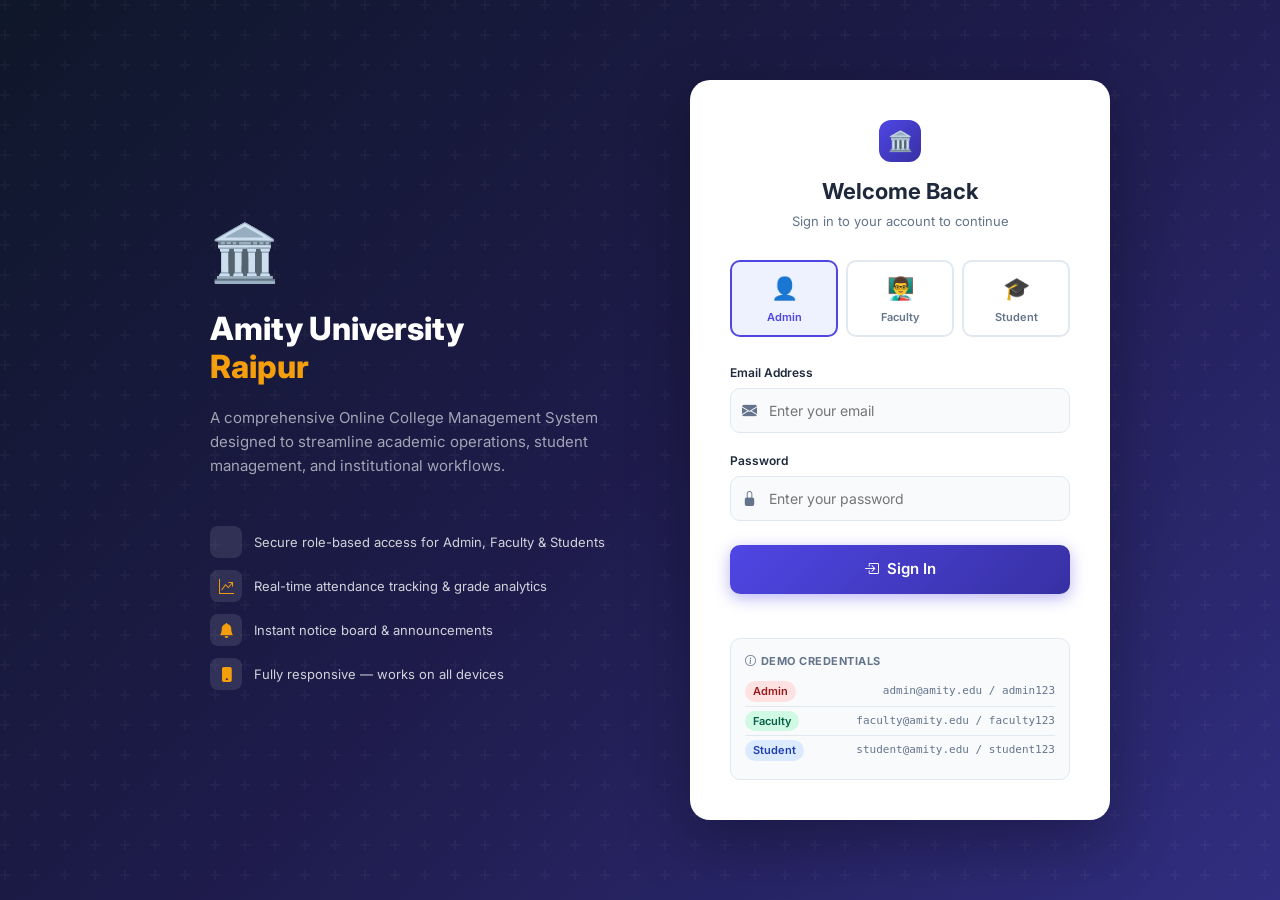
<file: index.html>
<!DOCTYPE html>
<html lang="en">
<head>
  <meta charset="UTF-8"><meta name="viewport" content="width=device-width, initial-scale=1.0">
  <title>Login – Amity University Raipur</title>
  <link rel="stylesheet" href="https://cdn.jsdelivr.net/npm/bootstrap@5.3.2/dist/css/bootstrap.min.css">
  <link rel="stylesheet" href="https://cdn.jsdelivr.net/npm/bootstrap-icons@1.11.3/font/bootstrap-icons.min.css">
  <link rel="stylesheet" href="style.css">
</head>
<body>
<div class="login-page d-flex align-items-center justify-content-center p-3 p-md-0">

  <!-- Left Panel -->
  <div class="login-left d-none d-lg-flex">
    <div class="univ-logo">🏛️</div>
    <h1>Amity University<br><span>Raipur</span></h1>
    <p>A comprehensive Online College Management System designed to streamline academic operations, student management, and institutional workflows.</p>
    <div class="login-features">
      <div class="login-feature"><i class="bi bi-shield-check-fill"></i><span>Secure role-based access for Admin, Faculty & Students</span></div>
      <div class="login-feature"><i class="bi bi-graph-up-arrow"></i><span>Real-time attendance tracking & grade analytics</span></div>
      <div class="login-feature"><i class="bi bi-bell-fill"></i><span>Instant notice board & announcements</span></div>
      <div class="login-feature"><i class="bi bi-phone-fill"></i><span>Fully responsive — works on all devices</span></div>
    </div>
  </div>

  <!-- Login Card -->
  <div class="login-card">
    <div class="card-header-custom">
      <div class="d-flex align-items-center justify-content-center gap-2 mb-3">
        <div style="width:42px;height:42px;background:linear-gradient(135deg,#4f46e5,#3730a3);border-radius:12px;display:flex;align-items:center;justify-content:center;font-size:20px;">🏛️</div>
      </div>
      <h2>Welcome Back</h2>
      <p>Sign in to your account to continue</p>
    </div>

    <!-- Role Selector -->
    <div class="role-selector">
      <button class="role-btn active" id="roleAdmin" onclick="setRole('admin',this)">
        <span class="role-icon">👤</span>
        <span class="role-label">Admin</span>
      </button>
      <button class="role-btn" id="roleFaculty" onclick="setRole('faculty',this)">
        <span class="role-icon">👨‍🏫</span>
        <span class="role-label">Faculty</span>
      </button>
      <button class="role-btn" id="roleStudent" onclick="setRole('student',this)">
        <span class="role-icon">🎓</span>
        <span class="role-label">Student</span>
      </button>
    </div>

    <!-- Form -->
    <div class="mb-3">
      <label class="form-label">Email Address</label>
      <div class="input-group-custom">
        <i class="bi bi-envelope-fill input-icon"></i>
        <input type="email" id="email" class="form-control-custom" placeholder="Enter your email">
      </div>
    </div>
    <div class="mb-4">
      <label class="form-label">Password</label>
      <div class="input-group-custom">
        <i class="bi bi-lock-fill input-icon"></i>
        <input type="password" id="password" class="form-control-custom" placeholder="Enter your password">
      </div>
    </div>

    <button class="btn-login" onclick="doLogin()">
      <i class="bi bi-box-arrow-in-right me-2"></i>Sign In
    </button>

    <div id="err" class="text-danger text-center mt-2" style="font-size:13px;min-height:20px"></div>

    <!-- Demo Credentials -->
    <div class="demo-creds mt-3">
      <div class="demo-title"><i class="bi bi-info-circle me-1"></i>Demo Credentials</div>
      <div class="demo-cred-item">
        <span class="role-tag" style="background:#fee2e2;color:#991b1b">Admin</span>
        <span class="cred-text">admin@amity.edu / admin123</span>
      </div>
      <div class="demo-cred-item">
        <span class="role-tag" style="background:#d1fae5;color:#065f46">Faculty</span>
        <span class="cred-text">faculty@amity.edu / faculty123</span>
      </div>
      <div class="demo-cred-item">
        <span class="role-tag" style="background:#dbeafe;color:#1e40af">Student</span>
        <span class="cred-text">student@amity.edu / student123</span>
      </div>
    </div>
  </div>
</div>

<script src="app.js"></script>
<script>
  let selectedRole = 'admin';
  localStorage.removeItem('cms_user');
  document.getElementById('email').value = '';
  document.getElementById('password').value = '';

  function setRole(role, el) {
    selectedRole = role;
    document.querySelectorAll('.role-btn').forEach(b => b.classList.remove('active'));
    el.classList.add('active');
    const creds = {
      admin: ['admin@amity.edu','admin123'],
      faculty: ['faculty@amity.edu','faculty123'],
      student: ['student@amity.edu','student123']
    };
    document.getElementById('email').value = creds[role][0];
    document.getElementById('password').value = creds[role][1];
    document.getElementById('err').textContent = '';
  }

  function doLogin() {
    const email = document.getElementById('email').value.trim();
    const pass = document.getElementById('password').value.trim();
    const btn = document.querySelector('.btn-login');
    if (!email || !pass) { document.getElementById('err').textContent = '⚠ Please fill all fields'; return; }
    btn.innerHTML = '<span class="spinner-border spinner-border-sm me-2"></span>Signing in...';
    btn.disabled = true;
    setTimeout(() => {
      const user = Auth.login(email, pass, selectedRole);
      if (user) { Auth.set(user); window.location.href = 'dashboard.html'; }
      else {
        document.getElementById('err').textContent = '✕ Invalid credentials. Please try again.';
        btn.innerHTML = '<i class="bi bi-box-arrow-in-right me-2"></i>Sign In';
        btn.disabled = false;
      }
    }, 600);
  }

  document.addEventListener('keydown', e => { if (e.key === 'Enter') doLogin(); });
</script>
</body>
</html>
</file>
<file: style.css>
/* ── GOOGLE FONTS & ROOT ── */
@import url('https://fonts.googleapis.com/css2?family=Inter:wght@300;400;500;600;700;800&display=swap');

:root {
  --primary: #4f46e5;
  --primary-dark: #3730a3;
  --primary-light: #818cf8;
  --primary-bg: #eef2ff;
  --accent: #f59e0b;
  --success: #10b981;
  --danger: #ef4444;
  --warning: #f59e0b;
  --info: #3b82f6;
  --sidebar-bg: #0f172a;
  --sidebar-width: 260px;
  --topbar-h: 64px;
  --bg: #f1f5f9;
  --card-bg: #ffffff;
  --text: #1e293b;
  --text-muted: #64748b;
  --border: #e2e8f0;
  --radius: 12px;
  --shadow: 0 1px 3px rgba(0,0,0,.08), 0 4px 16px rgba(0,0,0,.06);
  --shadow-lg: 0 8px 32px rgba(0,0,0,.12);
}

* { margin: 0; padding: 0; box-sizing: border-box; }
body { font-family: 'Inter', sans-serif; background: var(--bg); color: var(--text); font-size: 14px; }

/* ── SCROLLBAR ── */
::-webkit-scrollbar { width: 5px; height: 5px; }
::-webkit-scrollbar-track { background: transparent; }
::-webkit-scrollbar-thumb { background: #cbd5e1; border-radius: 10px; }

/* ══════════════════════════════════════
   LOGIN PAGE
══════════════════════════════════════ */
.login-page {
  min-height: 100vh;
  background: linear-gradient(135deg, #0f172a 0%, #1e1b4b 50%, #312e81 100%);
  display: flex; align-items: center; justify-content: center;
  position: relative; overflow: hidden;
}
.login-page::before {
  content: ''; position: absolute; inset: 0;
  background: url("data:image/svg+xml,%3Csvg width='60' height='60' viewBox='0 0 60 60' xmlns='http://www.w3.org/2000/svg'%3E%3Cg fill='none' fill-rule='evenodd'%3E%3Cg fill='%23ffffff' fill-opacity='0.03'%3E%3Cpath d='M36 34v-4h-2v4h-4v2h4v4h2v-4h4v-2h-4zm0-30V0h-2v4h-4v2h4v4h2V6h4V4h-4zM6 34v-4H4v4H0v2h4v4h2v-4h4v-2H6zM6 4V0H4v4H0v2h4v4h2V6h4V4H6z'/%3E%3C/g%3E%3C/g%3E%3C/svg%3E");
}
.login-left {
  flex: 1; max-width: 520px; padding: 60px 40px;
  display: flex; flex-direction: column; justify-content: center;
}
.login-left .univ-logo { font-size: 56px; margin-bottom: 16px; }
.login-left h1 { font-size: 32px; font-weight: 800; color: #fff; line-height: 1.2; }
.login-left h1 span { color: var(--accent); }
.login-left p { color: rgba(255,255,255,.6); margin-top: 12px; font-size: 15px; line-height: 1.6; }
.login-features { margin-top: 32px; display: flex; flex-direction: column; gap: 12px; }
.login-feature { display: flex; align-items: center; gap: 12px; color: rgba(255,255,255,.8); font-size: 13px; }
.login-feature i { width: 32px; height: 32px; background: rgba(255,255,255,.1); border-radius: 8px;
  display: flex; align-items: center; justify-content: center; font-size: 15px; color: var(--accent); flex-shrink: 0; }

.login-card {
  background: #fff; border-radius: 20px; padding: 40px;
  width: 420px; box-shadow: 0 24px 64px rgba(0,0,0,.3);
  position: relative; z-index: 1;
}
.login-card .card-header-custom { text-align: center; margin-bottom: 28px; }
.login-card .card-header-custom h2 { font-size: 22px; font-weight: 700; color: var(--text); }
.login-card .card-header-custom p { color: var(--text-muted); font-size: 13px; margin-top: 4px; }

.role-selector { display: grid; grid-template-columns: repeat(3, 1fr); gap: 8px; margin-bottom: 24px; }
.role-btn {
  padding: 10px 6px; border: 2px solid var(--border); border-radius: 10px;
  background: none; cursor: pointer; text-align: center; transition: all .2s;
  font-family: 'Inter', sans-serif;
}
.role-btn .role-icon { font-size: 22px; display: block; margin-bottom: 4px; }
.role-btn .role-label { font-size: 11px; font-weight: 600; color: var(--text-muted); display: block; }
.role-btn:hover { border-color: var(--primary-light); background: var(--primary-bg); }
.role-btn.active { border-color: var(--primary); background: var(--primary-bg); }
.role-btn.active .role-label { color: var(--primary); }

.form-label { font-size: 12px; font-weight: 600; color: var(--text); margin-bottom: 6px; }
.form-control-custom {
  width: 100%; padding: 11px 14px; border: 1.5px solid var(--border); border-radius: 10px;
  font-size: 14px; font-family: 'Inter', sans-serif; outline: none; transition: all .2s;
  background: #f8fafc; color: var(--text);
}
.form-control-custom:focus { border-color: var(--primary); background: #fff; box-shadow: 0 0 0 3px rgba(79,70,229,.1); }
.input-group-custom { position: relative; }
.input-group-custom .input-icon { position: absolute; left: 12px; top: 50%; transform: translateY(-50%); color: var(--text-muted); font-size: 15px; }
.input-group-custom .form-control-custom { padding-left: 38px; }

.btn-login {
  width: 100%; padding: 13px; background: linear-gradient(135deg, var(--primary), var(--primary-dark));
  color: #fff; border: none; border-radius: 10px; font-size: 15px; font-weight: 600;
  cursor: pointer; transition: all .2s; font-family: 'Inter', sans-serif;
  box-shadow: 0 4px 16px rgba(79,70,229,.4);
}
.btn-login:hover { transform: translateY(-1px); box-shadow: 0 6px 20px rgba(79,70,229,.5); }
.btn-login:active { transform: scale(.98); }

.demo-creds { background: #f8fafc; border: 1px solid var(--border); border-radius: 10px; padding: 14px; margin-top: 16px; }
.demo-creds .demo-title { font-size: 11px; font-weight: 700; color: var(--text-muted); text-transform: uppercase; letter-spacing: .5px; margin-bottom: 8px; }
.demo-cred-item { display: flex; justify-content: space-between; align-items: center; padding: 4px 0; border-bottom: 1px solid var(--border); }
.demo-cred-item:last-child { border-bottom: none; }
.demo-cred-item .role-tag { font-size: 11px; font-weight: 600; padding: 2px 8px; border-radius: 20px; }
.demo-cred-item .cred-text { font-size: 11px; color: var(--text-muted); font-family: monospace; }

/* ══════════════════════════════════════
   LAYOUT
══════════════════════════════════════ */
.app-layout { display: flex; min-height: 100vh; }

/* ── SIDEBAR ── */
.sidebar {
  width: var(--sidebar-width); background: var(--sidebar-bg);
  position: fixed; top: 0; left: 0; height: 100vh;
  display: flex; flex-direction: column; z-index: 1000;
  transition: transform .3s ease; overflow-y: auto; overflow-x: hidden;
}
.sidebar-brand { padding: 20px 16px 16px; border-bottom: 1px solid rgba(255,255,255,.06); }
.brand-icon { width: 36px; height: 36px; background: linear-gradient(135deg, var(--primary), var(--primary-dark));
  border-radius: 10px; display: flex; align-items: center; justify-content: center;
  font-size: 18px; color: #fff; flex-shrink: 0; }
.brand-name { font-size: 14px; font-weight: 700; color: #fff; line-height: 1.2; }
.brand-sub { font-size: 10px; color: rgba(255,255,255,.4); }

.sidebar-user { background: rgba(255,255,255,.05); border: 1px solid rgba(255,255,255,.08); }
.user-avatar { width: 38px; height: 38px; border-radius: 10px; display: flex; align-items: center;
  justify-content: center; font-weight: 700; font-size: 14px; color: #fff; flex-shrink: 0; }
.user-name { font-size: 13px; font-weight: 600; color: #fff; }
.user-role-badge { font-size: 10px; color: rgba(255,255,255,.5); }

.sidebar-section-label { font-size: 10px; font-weight: 700; color: rgba(255,255,255,.25);
  letter-spacing: 1.5px; text-transform: uppercase; padding-top: 8px; }

.sidebar-nav { display: flex; flex-direction: column; gap: 2px; }
.sidebar-link {
  display: flex; align-items: center; gap: 10px; padding: 10px 12px; border-radius: 10px;
  color: rgba(255,255,255,.55); text-decoration: none; font-size: 13px; font-weight: 500;
  transition: all .2s; border: 1px solid transparent;
}
.sidebar-link i { font-size: 16px; width: 20px; text-align: center; flex-shrink: 0; }
.sidebar-link:hover { background: rgba(255,255,255,.07); color: rgba(255,255,255,.9); }
.sidebar-link.active { background: linear-gradient(135deg, rgba(79,70,229,.3), rgba(79,70,229,.15));
  color: #fff; border-color: rgba(79,70,229,.4); }
.sidebar-link.active i { color: var(--primary-light); }

.btn-logout { background: rgba(239,68,68,.1); border: 1px solid rgba(239,68,68,.2);
  color: #fca5a5; padding: 10px; border-radius: 10px; font-size: 13px; font-weight: 600;
  cursor: pointer; transition: all .2s; font-family: 'Inter', sans-serif; }
.btn-logout:hover { background: rgba(239,68,68,.2); color: #fff; }

/* ── TOPBAR ── */
.topbar {
  height: var(--topbar-h); background: var(--card-bg); border-bottom: 1px solid var(--border);
  display: flex; align-items: center; justify-content: space-between;
  padding: 0 24px; position: sticky; top: 0; z-index: 100;
  box-shadow: 0 1px 0 var(--border);
}
.topbar-left { display: flex; align-items: center; gap: 12px; }
.topbar-title { font-size: 17px; font-weight: 700; color: var(--text); }
.topbar-subtitle { font-size: 12px; color: var(--text-muted); }
.topbar-right { display: flex; align-items: center; gap: 10px; }
.topbar-badge { background: var(--primary-bg); color: var(--primary); padding: 6px 14px;
  border-radius: 20px; font-size: 12px; font-weight: 600; }
.btn-menu-toggle { display: none; background: none; border: none; font-size: 20px;
  color: var(--text); cursor: pointer; padding: 4px; }

/* ── MAIN CONTENT ── */
.main-content { margin-left: var(--sidebar-width); flex: 1; display: flex; flex-direction: column; min-height: 100vh; }
.page-content { padding: 24px; flex: 1; }

/* ── STAT CARDS ── */
.stat-card {
  background: var(--card-bg); border-radius: var(--radius); padding: 20px;
  box-shadow: var(--shadow); border: 1px solid var(--border);
  transition: transform .2s, box-shadow .2s; position: relative; overflow: hidden;
}
.stat-card:hover { transform: translateY(-2px); box-shadow: var(--shadow-lg); }
.stat-card::after { content: ''; position: absolute; top: -20px; right: -20px;
  width: 80px; height: 80px; border-radius: 50%; opacity: .06; }
.stat-card.blue::after { background: var(--info); }
.stat-card.purple::after { background: var(--primary); }
.stat-card.green::after { background: var(--success); }
.stat-card.orange::after { background: var(--warning); }
.stat-icon { width: 48px; height: 48px; border-radius: 12px; display: flex;
  align-items: center; justify-content: center; font-size: 20px; margin-bottom: 12px; }
.stat-icon.blue { background: #dbeafe; color: var(--info); }
.stat-icon.purple { background: var(--primary-bg); color: var(--primary); }
.stat-icon.green { background: #d1fae5; color: var(--success); }
.stat-icon.orange { background: #fef3c7; color: var(--warning); }
.stat-icon.red { background: #fee2e2; color: var(--danger); }
.stat-value { font-size: 28px; font-weight: 800; color: var(--text); line-height: 1; }
.stat-label { font-size: 12px; color: var(--text-muted); margin-top: 4px; font-weight: 500; }
.stat-change { font-size: 11px; margin-top: 8px; font-weight: 600; }
.stat-change.up { color: var(--success); }
.stat-change.down { color: var(--danger); }

/* ── CARDS ── */
.card-custom { background: var(--card-bg); border-radius: var(--radius); box-shadow: var(--shadow); border: 1px solid var(--border); overflow: hidden; }
.card-header-custom2 { padding: 16px 20px; border-bottom: 1px solid var(--border); display: flex; align-items: center; justify-content: space-between; }
.card-header-custom2 h5 { font-size: 14px; font-weight: 700; color: var(--text); margin: 0; display: flex; align-items: center; gap: 8px; }
.card-header-custom2 h5 i { color: var(--primary); }
.card-body-custom { padding: 20px; }

/* ── TABLE ── */
.table-custom { width: 100%; border-collapse: collapse; font-size: 13px; }
.table-custom thead th { background: #f8fafc; color: var(--text-muted); padding: 10px 14px;
  text-align: left; font-weight: 600; font-size: 11px; text-transform: uppercase;
  letter-spacing: .5px; border-bottom: 1px solid var(--border); white-space: nowrap; }
.table-custom tbody tr { border-bottom: 1px solid #f1f5f9; transition: background .15s; }
.table-custom tbody tr:hover { background: #f8fafc; }
.table-custom tbody td { padding: 12px 14px; vertical-align: middle; }
.table-custom tbody tr:last-child { border-bottom: none; }
.table-wrap { overflow-x: auto; }

/* ── BADGES ── */
.badge-custom { display: inline-flex; align-items: center; gap: 4px; padding: 4px 10px;
  border-radius: 20px; font-size: 11px; font-weight: 600; }
.badge-success { background: #d1fae5; color: #065f46; }
.badge-danger { background: #fee2e2; color: #991b1b; }
.badge-warning { background: #fef3c7; color: #92400e; }
.badge-info { background: #dbeafe; color: #1e40af; }
.badge-primary { background: var(--primary-bg); color: var(--primary-dark); }
.badge-secondary { background: #f1f5f9; color: #475569; }

/* ── BUTTONS ── */
.btn-custom { display: inline-flex; align-items: center; gap: 6px; padding: 9px 18px;
  border-radius: 9px; font-size: 13px; font-weight: 600; cursor: pointer; border: none;
  transition: all .2s; font-family: 'Inter', sans-serif; text-decoration: none; }
.btn-custom:active { transform: scale(.97); }
.btn-primary-custom { background: var(--primary); color: #fff; box-shadow: 0 2px 8px rgba(79,70,229,.3); }
.btn-primary-custom:hover { background: var(--primary-dark); box-shadow: 0 4px 14px rgba(79,70,229,.4); transform: translateY(-1px); }
.btn-success-custom { background: var(--success); color: #fff; box-shadow: 0 2px 8px rgba(16,185,129,.3); }
.btn-success-custom:hover { background: #059669; transform: translateY(-1px); }
.btn-danger-custom { background: var(--danger); color: #fff; box-shadow: 0 2px 8px rgba(239,68,68,.3); }
.btn-danger-custom:hover { background: #dc2626; transform: translateY(-1px); }
.btn-outline-custom { background: none; border: 1.5px solid var(--border); color: var(--text-muted); }
.btn-outline-custom:hover { border-color: var(--primary); color: var(--primary); background: var(--primary-bg); }
.btn-sm-custom { padding: 5px 12px; font-size: 12px; border-radius: 7px; }
.btn-icon { width: 32px; height: 32px; padding: 0; justify-content: center; border-radius: 8px; }

/* ── FORMS ── */
.form-group-custom { margin-bottom: 16px; }
.form-label-custom { display: block; font-size: 12px; font-weight: 600; color: var(--text); margin-bottom: 6px; }
.form-control-inner { width: 100%; padding: 10px 14px; border: 1.5px solid var(--border);
  border-radius: 9px; font-size: 13px; font-family: 'Inter', sans-serif; outline: none;
  transition: all .2s; background: #f8fafc; color: var(--text); }
.form-control-inner:focus { border-color: var(--primary); background: #fff; box-shadow: 0 0 0 3px rgba(79,70,229,.08); }
.form-control-inner::placeholder { color: #94a3b8; }

/* ── MODAL ── */
.modal-overlay { position: fixed; inset: 0; background: rgba(15,23,42,.6);
  z-index: 2000; display: flex; align-items: center; justify-content: center;
  padding: 20px; backdrop-filter: blur(4px); }
.modal-overlay.hidden { display: none; }
.modal-box { background: #fff; border-radius: 16px; width: 100%; max-width: 520px;
  max-height: 90vh; overflow-y: auto; box-shadow: 0 24px 64px rgba(0,0,0,.2);
  animation: modalIn .25s ease; }
@keyframes modalIn { from { opacity: 0; transform: scale(.95) translateY(10px); } to { opacity: 1; transform: scale(1) translateY(0); } }
.modal-header-custom { padding: 20px 24px 16px; border-bottom: 1px solid var(--border);
  display: flex; align-items: center; justify-content: space-between; }
.modal-header-custom h5 { font-size: 16px; font-weight: 700; color: var(--text); margin: 0; }
.modal-close-btn { width: 32px; height: 32px; border-radius: 8px; border: none; background: #f1f5f9;
  color: var(--text-muted); cursor: pointer; display: flex; align-items: center; justify-content: center;
  font-size: 16px; transition: all .15s; }
.modal-close-btn:hover { background: #fee2e2; color: var(--danger); }
.modal-body-custom { padding: 20px 24px; }
.modal-footer-custom { padding: 16px 24px; border-top: 1px solid var(--border); display: flex; justify-content: flex-end; gap: 10px; }

/* ── SEARCH BAR ── */
.search-row { display: flex; gap: 10px; flex-wrap: wrap; margin-bottom: 16px; }
.search-input-wrap { position: relative; flex: 1; min-width: 200px; }
.search-input-wrap i { position: absolute; left: 12px; top: 50%; transform: translateY(-50%); color: #94a3b8; font-size: 14px; }
.search-input { width: 100%; padding: 9px 14px 9px 36px; border: 1.5px solid var(--border);
  border-radius: 9px; font-size: 13px; font-family: 'Inter', sans-serif; outline: none;
  background: #f8fafc; transition: all .2s; }
.search-input:focus { border-color: var(--primary); background: #fff; box-shadow: 0 0 0 3px rgba(79,70,229,.08); }
.filter-select { padding: 9px 14px; border: 1.5px solid var(--border); border-radius: 9px;
  font-size: 13px; font-family: 'Inter', sans-serif; outline: none; background: #f8fafc;
  color: var(--text); cursor: pointer; transition: all .2s; }
.filter-select:focus { border-color: var(--primary); background: #fff; }

/* ── NOTICE CARDS ── */
.notice-item { background: #fff; border-radius: 12px; padding: 18px 20px;
  border-left: 4px solid var(--primary); box-shadow: var(--shadow);
  border: 1px solid var(--border); border-left-width: 4px; margin-bottom: 12px;
  transition: transform .2s; }
.notice-item:hover { transform: translateX(3px); }
.notice-item.urgent { border-left-color: var(--danger); }
.notice-item.info { border-left-color: var(--info); }
.notice-item.general { border-left-color: var(--success); }

/* ── ATTENDANCE CARDS ── */
.att-student-card { background: #fff; border-radius: 10px; padding: 14px;
  border: 1px solid var(--border); box-shadow: var(--shadow); text-align: center; }
.att-student-card .s-name { font-size: 12px; font-weight: 600; color: var(--text); margin-bottom: 4px; }
.att-student-card .s-roll { font-size: 11px; color: var(--text-muted); margin-bottom: 10px; }
.att-toggle-btns { display: flex; gap: 6px; justify-content: center; }
.att-btn { padding: 5px 14px; border-radius: 7px; border: 1.5px solid var(--border);
  font-size: 12px; font-weight: 700; cursor: pointer; background: none; transition: all .15s;
  font-family: 'Inter', sans-serif; }
.att-btn:hover { transform: scale(1.05); }
.att-btn.present.active { background: #d1fae5; border-color: var(--success); color: #065f46; }
.att-btn.absent.active { background: #fee2e2; border-color: var(--danger); color: #991b1b; }

/* ── PROGRESS BAR ── */
.progress-custom { height: 8px; background: #f1f5f9; border-radius: 10px; overflow: hidden; }
.progress-bar-custom { height: 100%; border-radius: 10px; transition: width .6s ease; }

/* ── AVATAR ── */
.avatar-sm { width: 34px; height: 34px; border-radius: 9px; display: flex; align-items: center;
  justify-content: center; font-size: 12px; font-weight: 700; color: #fff; flex-shrink: 0; }

/* ── TOAST ── */
.toast-msg { position: fixed; bottom: 24px; right: 24px; padding: 14px 20px; border-radius: 12px;
  font-size: 13px; font-weight: 600; z-index: 9999; display: flex; align-items: center;
  box-shadow: 0 8px 24px rgba(0,0,0,.15); transform: translateY(80px); opacity: 0;
  transition: all .3s cubic-bezier(.34,1.56,.64,1); pointer-events: none; min-width: 240px; }
.toast-msg.show { transform: translateY(0); opacity: 1; }
.toast-msg.success { background: #065f46; color: #fff; }
.toast-msg.error { background: #991b1b; color: #fff; }
.toast-msg.warning { background: #92400e; color: #fff; }

/* ── SIDEBAR OVERLAY (mobile) ── */
.sidebar-overlay { display: none; position: fixed; inset: 0; background: rgba(0,0,0,.5);
  z-index: 999; backdrop-filter: blur(2px); }

/* ── PAGE HEADER ── */
.page-header { margin-bottom: 20px; }
.page-header h4 { font-size: 20px; font-weight: 700; color: var(--text); margin: 0; }
.page-header p { font-size: 13px; color: var(--text-muted); margin-top: 2px; }
.breadcrumb-custom { display: flex; align-items: center; gap: 6px; font-size: 12px; color: var(--text-muted); margin-bottom: 4px; }
.breadcrumb-custom a { color: var(--primary); text-decoration: none; }

/* ── CHART CONTAINER ── */
.chart-container { position: relative; height: 220px; }

/* ══════════════════════════════════════
   RESPONSIVE
══════════════════════════════════════ */
@media (max-width: 991px) {
  .sidebar { transform: translateX(-100%); }
  .sidebar.open { transform: translateX(0); }
  .sidebar-overlay.show { display: block; }
  .main-content { margin-left: 0; }
  .btn-menu-toggle { display: flex; align-items: center; justify-content: center; }
  .login-left { display: none; }
  .login-card { width: 100%; max-width: 420px; }
}
@media (max-width: 576px) {
  .page-content { padding: 16px; }
  .topbar { padding: 0 16px; }
  .stat-value { font-size: 22px; }
  .login-card { padding: 28px 20px; }
  .search-row { flex-direction: column; }
  .search-input-wrap { min-width: unset; }
}
</file>
